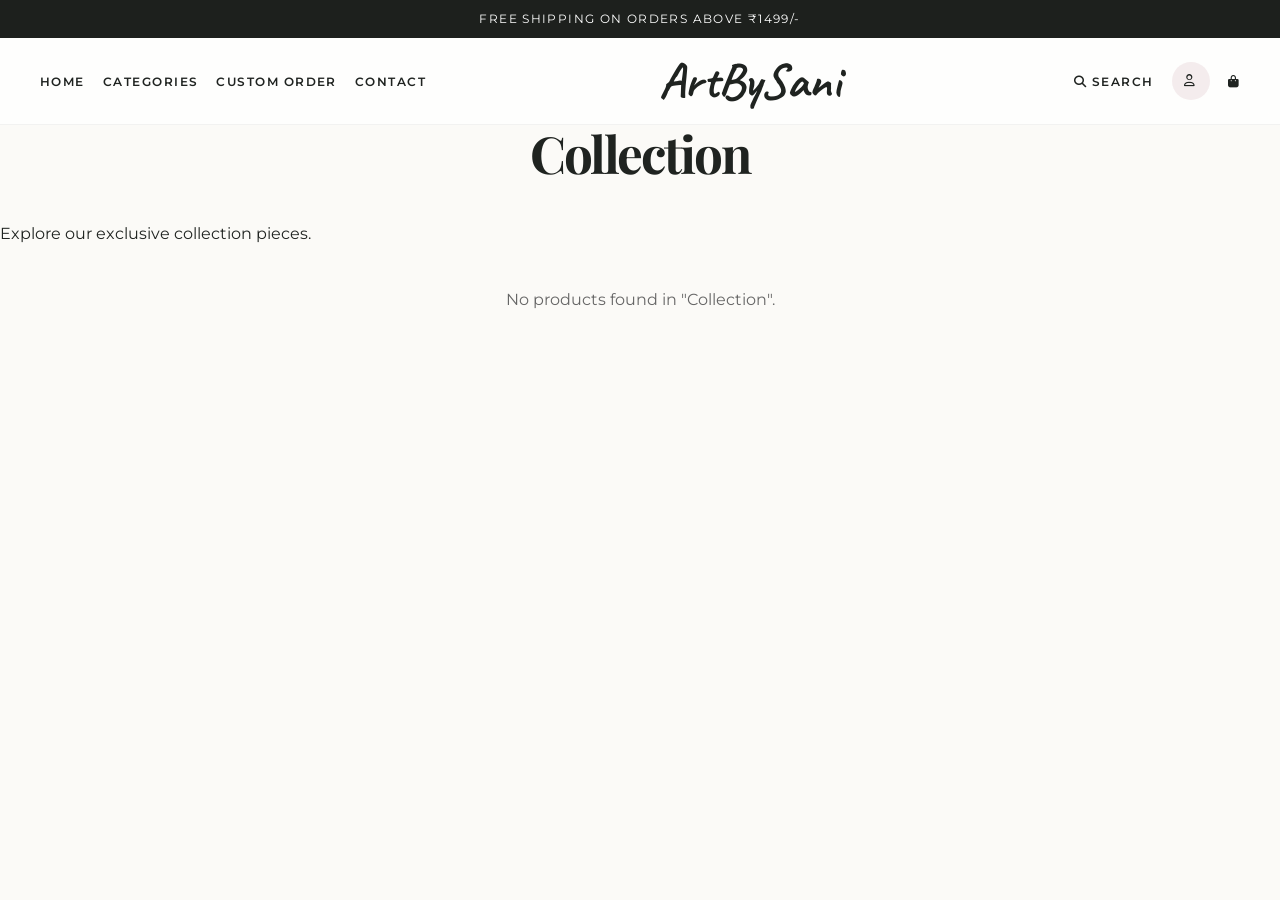
<file: category.html>
<!DOCTYPE html>
<html lang="en">
<head>
    <meta charset="UTF-8">
    <meta name="viewport" content="width=device-width, initial-scale=1.0">
    <title>Category - ArtBySani</title>
    <link rel="preconnect" href="https://fonts.googleapis.com">
    <link rel="preconnect" href="https://fonts.gstatic.com" crossorigin>
    <link href="https://fonts.googleapis.com/css2?family=Caveat:wght@400;700&family=Montserrat:wght@300;400;500;600;700&family=Playfair+Display:wght@400;500;600;700;800&display=swap" rel="stylesheet">
    <link rel="stylesheet" href="style.css">
    <link rel="stylesheet" href="https://cdnjs.cloudflare.com/ajax/libs/font-awesome/6.4.0/css/all.min.css">
</head>
<body>
    <div class="announcement-bar">Free Shipping on Orders Above ₹1499/-</div>

    <nav class="navbar">
        <div class="nav-left">
            <button type="button" id="menuToggle" class="menu-toggle" aria-label="Toggle navigation" aria-expanded="false">
                <i class="fas fa-bars"></i>
            </button>
            <a href="index.html" class="nav-link">HOME</a>
            <a href="index.html#categories-section" class="nav-link">CATEGORIES</a>
            <a href="#" id="customOrderTrigger" class="nav-link">CUSTOM ORDER</a>
            <a href="#" id="contactTrigger" class="nav-link">CONTACT</a>
        </div>

        <div class="logo">ArtBySani</div>

        <div class="nav-right">
            <a href="#" id="searchTrigger"><i class="fas fa-search"></i> SEARCH</a>
            <a href="#" id="profileIconLink" class="profile-trigger" aria-expanded="false" aria-haspopup="true"><i class="far fa-user"></i></a>
            <a href="#" id="cartTrigger" class="cart-link">
                <i class="fas fa-shopping-bag"></i>
                <span id="cartBadge" class="cart-badge">0</span>
            </a>
        </div>
    </nav>

    <div id="profileMenu" class="profile-dropdown" role="menu" aria-label="Account menu">
        <button type="button" class="profile-option" data-target="login.html">Customer Login</button>
        <button type="button" class="profile-option" data-target="admin-login.html">Admin Login</button>
    </div>

    <div id="mobileNav" class="mobile-nav-panel" aria-label="Mobile navigation">
        <a href="index.html">Home</a>
        <a href="index.html#categories-section">Categories</a>
        <a href="#" id="mobileCustomOrderTrigger">Custom Order</a>
        <a href="#" id="mobileContactTrigger">Contact</a>
    </div>

    <main class="category-page">
        <div class="page-header">
            <h1 id="category-title" class="section-heading">Collection</h1>
            <p>Explore our exclusive collection pieces.</p>
        </div>

        <div id="product-grid" class="grid"></div>
    </main>

    <div id="cartOverlay" class="overlay-container">
        <div class="cart-drawer">
            <div class="cart-header">
                <h2>Your Shopping Bag</h2>
                <span id="closeCart" class="close-btn">&times;</span>
            </div>
            <div class="cart-body">
                <p class="empty-cart-text">Your shopping bag is currently empty.</p>
            </div>
            <div class="cart-subtotal">
                <span>Subtotal</span>
                <span id="cartSubtotal">₹0</span>
            </div>
            <div id="cartNotice" class="cart-notice" aria-live="polite"></div>
            <div class="cart-footer">
                <button class="cart-order-btn whatsapp-order-btn" type="button" onclick="orderViaWhatsApp()"><i class="fab fa-whatsapp"></i> Order via WhatsApp</button>
                <button class="cart-order-btn instagram-order-btn" type="button" onclick="orderViaInstagram()"><i class="fab fa-instagram"></i> Order via Instagram</button>
            </div>
        </div>
    </div>

    <div id="searchOverlay" class="overlay-container">
        <div class="overlay-content">
            <span id="closeSearch" class="close-btn">&times;</span>
            <h2>Search ArtBySani</h2>
            <div class="search-box-wrapper">
                <input type="text" id="searchInput" placeholder="Search for custom calligraphies, art, etc...">
                <button><i class="fas fa-search"></i></button>
            </div>
        </div>
    </div>

    <div id="customOrderOverlay" class="overlay-container">
        <div class="overlay-content" style="max-width: 500px; background: #fff; padding: 30px; border-radius: 8px; position: relative;">
            <span id="closeCustomOrder" class="close-btn" style="position: absolute; top: 15px; right: 20px; font-size: 24px; cursor: pointer;">&times;</span>
            <h2>Request a Custom Order</h2>
            <p style="color: #666; margin-bottom: 20px;">Have a special quote, custom portrait, or handwritten project in mind? Let us bring it to life.</p>
            <form id="customOrderForm" style="display: flex; flex-direction: column; gap: 15px;">
                <input type="text" placeholder="Your Name" required style="padding: 12px; border: 1px solid #ccc; border-radius: 4px;">
                <input type="email" placeholder="Your Email" required style="padding: 12px; border: 1px solid #ccc; border-radius: 4px;">
                <input type="tel" placeholder="Contact Number" required style="padding: 12px; border: 1px solid #ccc; border-radius: 4px;">
                <textarea placeholder="Describe your custom design, text, and preferred size..." rows="4" required style="padding: 12px; border: 1px solid #ccc; border-radius: 4px;"></textarea>
                <button type="submit" class="auth-btn" style="padding: 12px; background: #111; color: #fff; border: none; cursor: pointer; border-radius: 4px;">Submit Custom Request</button>
            </form>
        </div>
    </div>

    <div id="contactOverlay" class="overlay-container">
        <div class="overlay-content contact-modal" style="position: relative; text-align: center;">
            <span id="closeContact" class="close-btn" style="position: absolute; top: 15px; right: 20px; font-size: 24px; cursor: pointer;">&times;</span>
            <h2>Get in Touch</h2>
            <p>Choose how you would like to connect with us:</p>
            <div class="contact-actions">
                <a href="https://wa.me/919481319207?text=Hi%20ArtBySani,%20I%20would%20like%20to%20know%20more%20about%20your%20art." target="_blank" class="contact-btn whatsapp-btn"><i class="fab fa-whatsapp"></i> Chat on WhatsApp</a>
                <a href="https://www.instagram.com/artbysani._?igsh=dHNyanJueHcxb2Vt" target="_blank" class="contact-btn instagram-btn"><i class="fab fa-instagram"></i> Message on Instagram</a>
            </div>
        </div>
    </div>

    <script src="script.js"></script>
    <script>
        window.addEventListener('DOMContentLoaded', () => {
            const params = new URLSearchParams(window.location.search);
            const categoryName = params.get('cat') || 'Collection';
            document.getElementById('category-title').textContent = categoryName;
            document.title = `${categoryName} - ArtBySani`;

            const productGrid = document.getElementById('product-grid');
            const adminProducts = JSON.parse(localStorage.getItem('adminProducts')) || [];
            const filtered = adminProducts.filter(product => product.category === categoryName);

            if (filtered.length === 0) {
                productGrid.innerHTML = `<p style="text-align: center; color: #666; grid-column: 1 / -1; padding: 40px;">No products found in "${categoryName}".</p>`;
                return;
            }

            productGrid.innerHTML = '';
            filtered.forEach(product => {
                productGrid.innerHTML += `
                    <div class="card">
                        <img src="${product.image}" alt="${product.name}">
                        <div class="card-content">
                            <h3>${product.name}</h3>
                            <p class="price">₹${product.price}</p>
                            <p class="description">${product.description}</p>
                            <button class="buy-now-btn" onclick="window.buyNow('${product.name}', ${product.price}, '${product.image}')">Buy Now</button>
                            <button class="buy-btn" onclick="window.addToCart('${product.name}', ${product.price}, '${product.image}')">Add to Bag</button>
                        </div>
                    </div>
                `;
            });
        });
    </script>
</body>
</html>
</file>
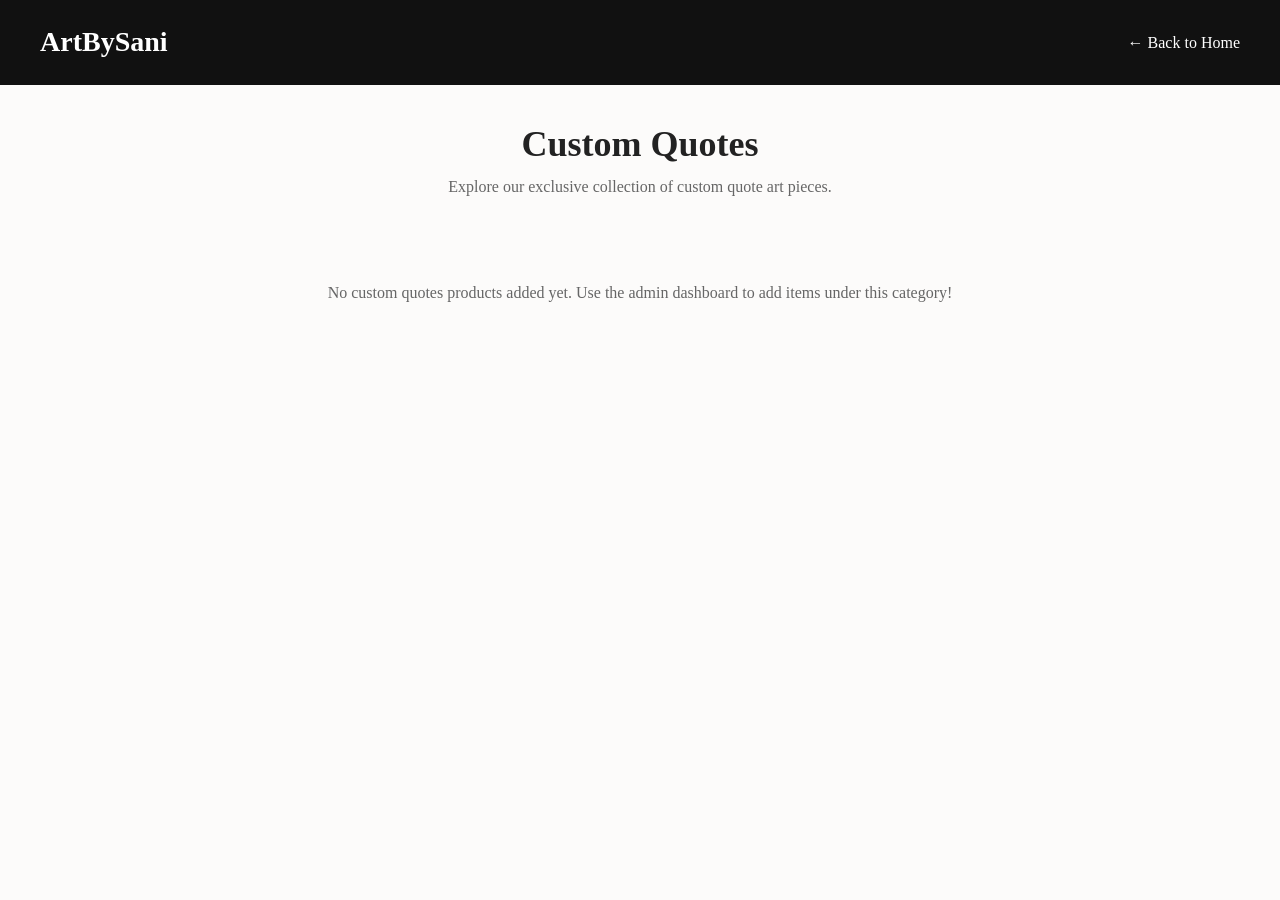
<file: custom-quotes.html>
<!DOCTYPE html>
<html lang="en">
<head>
    <meta charset="UTF-8">
    <meta name="viewport" content="width=device-width, initial-scale=1.0">
    <title>Custom Quotes - ArtBySani</title>
    <link rel="stylesheet" href="style.css">
    <style>
        /* Apply Times New Roman globally to the entire page */
        body {
            background: #fcfbfa;
            margin: 0;
            font-family: 'Times New Roman', Times, serif;
        }
        header {
            background: #111;
            color: #fff;
            padding: 20px 40px;
            display: flex;
            justify-content: space-between;
            align-items: center;
            font-family: 'Times New Roman', Times, serif;
        }
        .brand-title {
            font-size: 28px;
            font-weight: bold;
            text-decoration: none;
            color: #fff;
            font-family: 'Times New Roman', Times, serif;
        }
        .page-header {
            text-align: center;
            padding: 40px 20px 20px;
        }
        .page-header h1 {
            font-size: 36px;
            color: #222;
            margin-bottom: 10px;
            font-family: 'Times New Roman', Times, serif;
        }
        #product-grid {
            display: grid;
            grid-template-columns: repeat(auto-fill, minmax(250px, 1fr));
            gap: 30px;
            padding: 20px 5% 60px;
        }
        .card {
            background: #fff;
            border-radius: 6px;
            overflow: hidden;
            box-shadow: 0 2px 5px rgba(0,0,0,0.05);
            display: flex;
            flex-direction: column;
            font-family: 'Times New Roman', Times, serif;
        }
        .card img {
            width: 100%;
            height: 220px;
            object-fit: cover;
        }
        .card-content {
            padding: 15px;
            display: flex;
            flex-direction: column;
            gap: 8px;
        }
        .card-content h3, .card-content p {
            font-family: 'Times New Roman', Times, serif;
        }
        .price {
            color: #27ae60;
            font-weight: bold;
            font-size: 18px;
            font-family: 'Times New Roman', Times, serif;
        }
        .buy-btn {
            background: #d81b60;
            color: #fff;
            border: none;
            padding: 10px;
            cursor: pointer;
            border-radius: 4px;
            font-weight: bold;
            font-family: 'Times New Roman', Times, serif;
        }
        .back-link {
            display: inline-block;
            margin: 20px 40px;
            color: #111;
            text-decoration: none;
            font-weight: bold;
            font-family: 'Times New Roman', Times, serif;
        }
    </style>
</head>
<body>

    <header>
        <a href="index.html" class="brand-title">ArtBySani</a>
        <a href="index.html" style="color: #fff; text-decoration: none;">&larr; Back to Home</a>
    </header>

    <div class="page-header">
        <h1>Custom Quotes</h1>
        <p style="color: #666;">Explore our exclusive collection of custom quote art pieces.</p>
    </div>

    <!-- Filtered Products Grid -->
    <div id="product-grid"></div>

    <script>
        window.addEventListener('DOMContentLoaded', () => {
            const productGrid = document.getElementById('product-grid');
            const adminProducts = JSON.parse(localStorage.getItem('adminProducts')) || [];

            // Filter products specifically for "Custom Quotes"
            const filtered = adminProducts.filter(product => product.category === 'Custom Quotes');

            if (filtered.length === 0) {
                productGrid.innerHTML = `<p style="text-align: center; color: #666; grid-column: 1 / -1; padding: 40px;">No custom quotes products added yet. Use the admin dashboard to add items under this category!</p>`;
                return;
            }

            productGrid.innerHTML = '';
            filtered.forEach(product => {
                productGrid.innerHTML += `
                    <div class="card">
                        <img src="${product.image}" alt="${product.name}">
                        <div class="card-content">
                            <h3>${product.name}</h3>
                            <p class="price">₹${product.price}</p>
                            <p class="description" style="color: #555; font-size: 14px; margin: 0;">${product.description}</p>
                            <button class="buy-btn" onclick="alert('Added to bag!')">Add to Bag</button>
                        </div>
                    </div>
                `;
            });
        });
    </script>
</body>
</html>
</file>
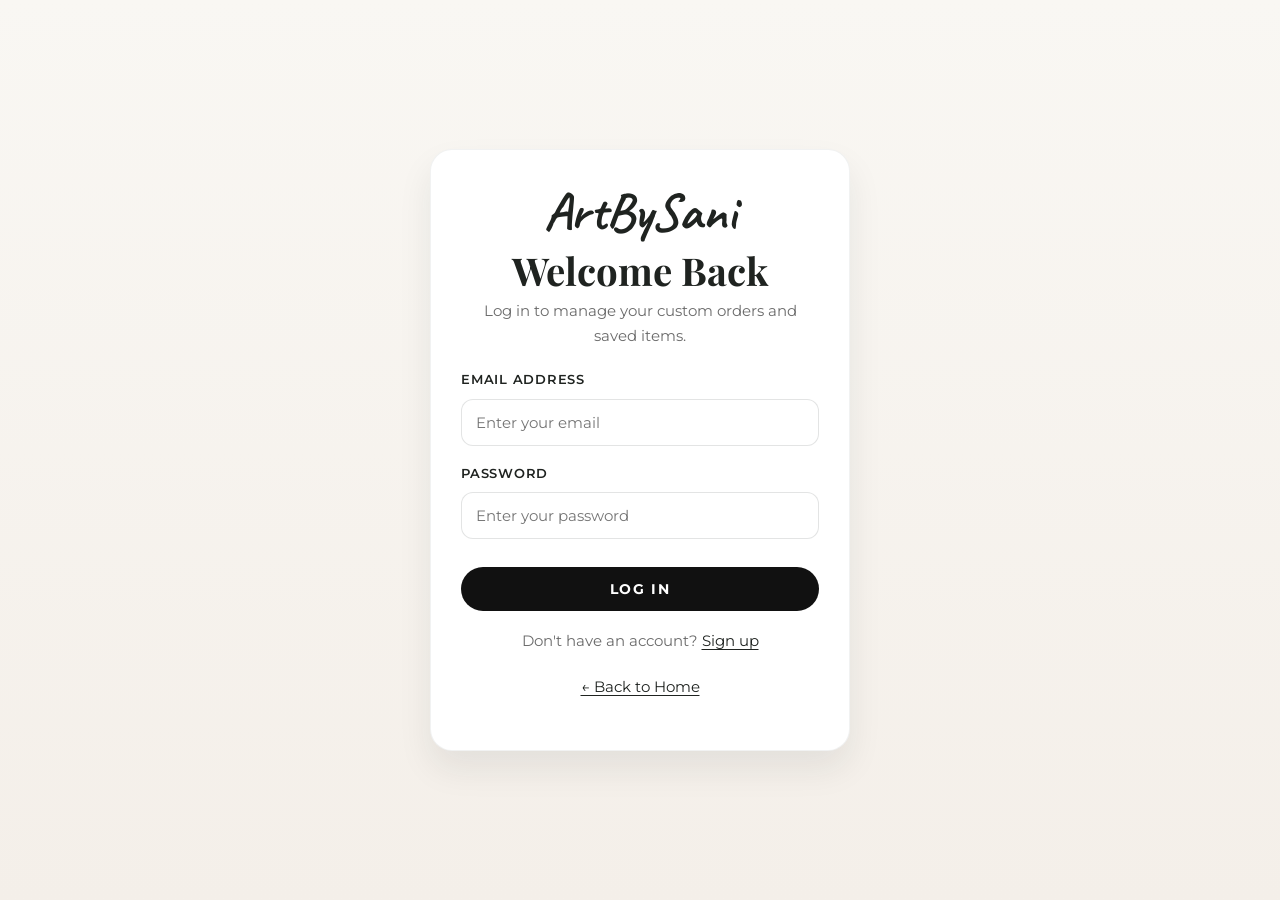
<file: login.html>
<!DOCTYPE html>
<html lang="en">
<head>
    <meta charset="UTF-8">
    <meta name="viewport" content="width=device-width, initial-scale=1.0">
    <title>Login - ArtBySani</title>
    <link rel="stylesheet" href="style.css">
    <link rel="preconnect" href="https://fonts.googleapis.com">
    <link rel="preconnect" href="https://fonts.gstatic.com" crossorigin>
    <link href="https://fonts.googleapis.com/css2?family=Caveat:wght@600;700&family=Montserrat:wght@300;400;500;600;700&family=Playfair+Display:wght@600;700&display=swap" rel="stylesheet">
    <link rel="stylesheet" href="https://cdnjs.cloudflare.com/ajax/libs/font-awesome/6.4.0/css/all.min.css">
</head>
<body class="auth-body">

    <div class="auth-container">
        <a href="index.html" class="logo">ArtBySani</a>
        <h2>Welcome Back</h2>
        <p>Log in to manage your custom orders and saved items.</p>

        <div id="errorMsg" class="error-message"></div>

        <form id="loginForm" class="auth-form">
            <div class="input-group">
                <label for="loginEmail">Email Address</label>
                <input type="email" id="loginEmail" placeholder="Enter your email" required>
            </div>
            <div class="input-group">
                <label for="loginPassword">Password</label>
                <input type="password" id="loginPassword" placeholder="Enter your password" required>
            </div>
            <button type="submit" class="auth-btn">LOG IN</button>
        </form>

        <p class="auth-redirect">Don't have an account? <a href="signup.html">Sign up</a></p>
        <p class="back-home"><a href="index.html">&larr; Back to Home</a></p>
    </div>

    <script>
        document.getElementById('loginForm').addEventListener('submit', function(e) {
            e.preventDefault();
            const inputEmail = document.getElementById('loginEmail').value;
            const inputPass = document.getElementById('loginPassword').value;

            const savedEmail = localStorage.getItem('userEmail');
            const savedPass = localStorage.getItem('userPassword');
            const errorDiv = document.getElementById('errorMsg');

            if (!savedEmail || inputEmail !== savedEmail || inputPass !== savedPass) {
                errorDiv.style.display = 'block';
                errorDiv.innerText = 'No account found with these credentials. Please sign up first.';
            } else {
                localStorage.setItem('isLoggedIn', 'true');
                alert('Login successful!');
                window.location.href = 'profile.html';
            }
        });
    </script>
</body>
</html>
</file>
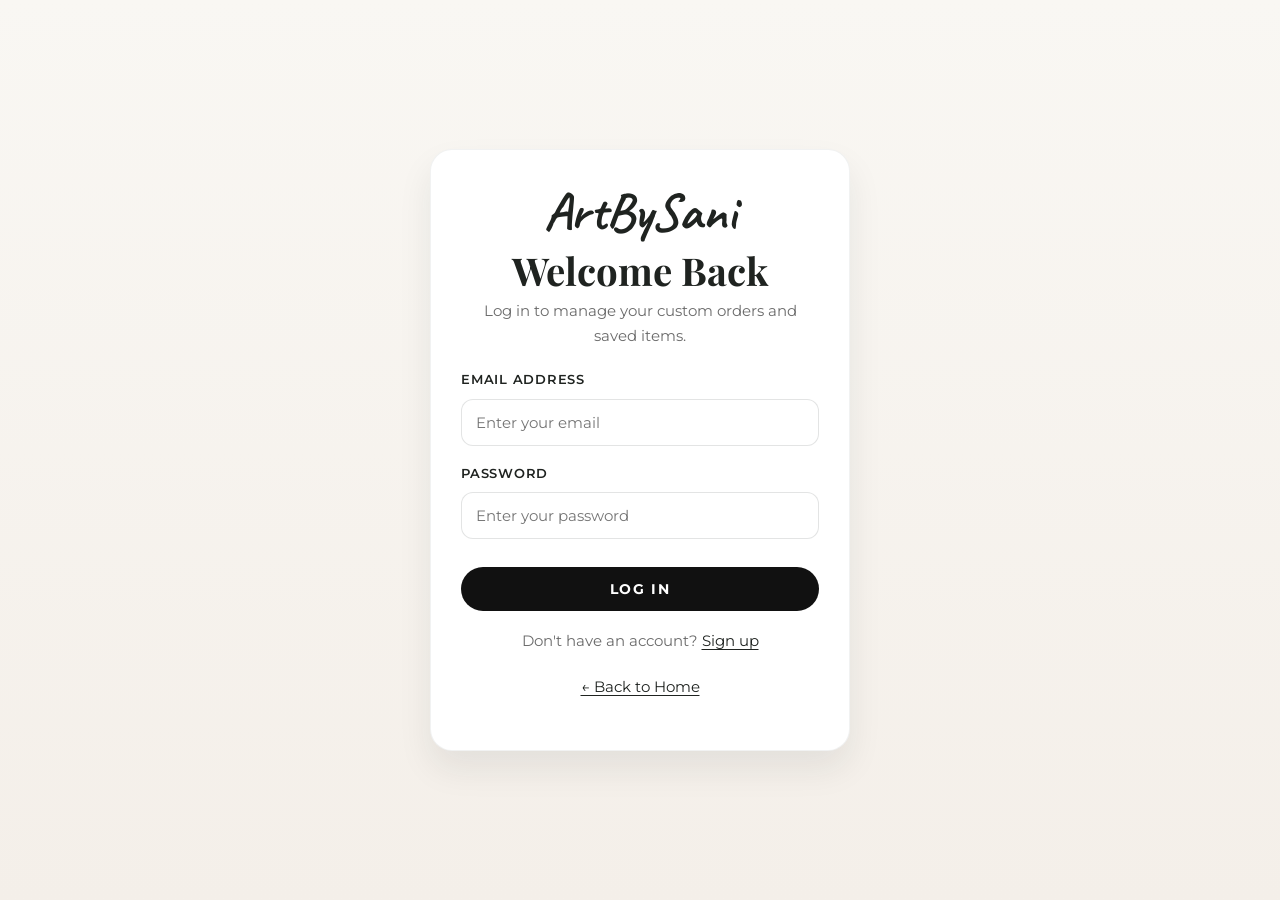
<file: profile.html>
<!DOCTYPE html>
<html lang="en">
<head>
    <meta charset="UTF-8">
    <meta name="viewport" content="width=device-width, initial-scale=1.0">
    <title>Account - ArtBySani</title>
    <link rel="stylesheet" href="style.css">
    <link rel="preconnect" href="https://fonts.googleapis.com">
    <link rel="preconnect" href="https://fonts.gstatic.com" crossorigin>
    <link href="https://fonts.googleapis.com/css2?family=Caveat:wght@600&family=Montserrat:wght@300;400;500;600&display=swap" rel="stylesheet">
    <link rel="stylesheet" href="https://cdnjs.cloudflare.com/ajax/libs/font-awesome/6.4.0/css/all.min.css">
</head>
<body>

    <!-- Main Navigation Bar -->
    <nav class="navbar">
        <div class="nav-left">
            <a href="#"><i class="fas fa-bars"></i></a>
            <a href="index.html" class="nav-link">HOME</a>
            <a href="index.html" class="nav-link">SHOP</a>
            <a href="index.html" class="nav-link">CATEGORIES</a>
            <a href="index.html" class="nav-link">CUSTOM ORDER</a>
            <a href="index.html" class="nav-link">CONTACT</a>
        </div>
        
        <div class="logo">
            ARTBYSANI
        </div>

        <div class="nav-right">
            <a href="#"><i class="fas fa-search"></i> SEARCH</a>
            <a href="profile.html"><i class="far fa-user"></i></a>
            <a href="#"><i class="fas fa-shopping-bag"></i></a>
        </div>
    </nav>

    <!-- Account Dashboard Section -->
    <main class="account-container">
        <h1>Account</h1>
        <p class="logout-row">
            <i class="far fa-user"></i> <a href="#" id="logoutBtn">Log out</a>
        </p>

        <div class="account-grid">
            <!-- Left Column: Order History -->
            <div class="order-history-section">
                <h2>Order history</h2>
                <p class="no-orders">You haven't placed any orders yet.</p>
            </div>

            <!-- Right Column: Account Details -->
            <div class="account-details-section">
                <h2>Account details</h2>
                <p id="userEmailDisplay" class="user-email-text"></p>
                <p>India</p>
                <a href="#" class="view-address-link">View addresses (1)</a>
            </div>
        </div>
    </main>

    <!-- Footer -->
    <footer>
        <p>2026 ArtBySani.</p>
    </footer>

    <script>
        // Check if user is logged in
        const savedEmail = localStorage.getItem('userEmail');
        const isLoggedIn = localStorage.getItem('isLoggedIn');
        
        if (!savedEmail || isLoggedIn !== 'true') {
            window.location.href = 'login.html'; // Redirect to login if not authenticated
        } else {
            document.getElementById('userEmailDisplay').innerText = savedEmail;
        }

        // Logout action
        document.getElementById('logoutBtn').addEventListener('click', function(e) {
            e.preventDefault();
            localStorage.removeItem('isLoggedIn');
            alert('Logged out successfully.');
            window.location.href = 'index.html';
        });
    </script>
</body>
</html>
</file>
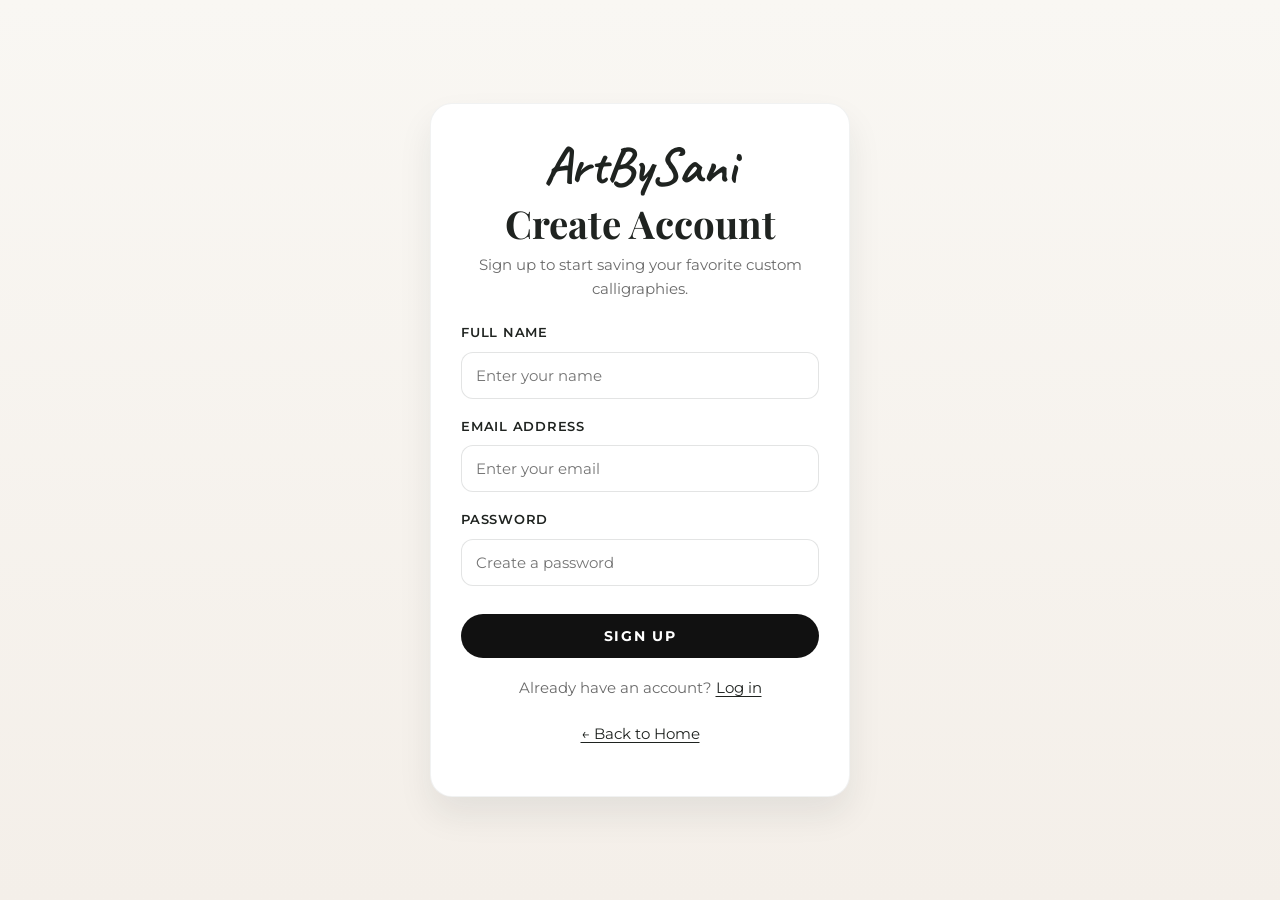
<file: signup.html>
<!DOCTYPE html>
<html lang="en">
<head>
    <meta charset="UTF-8">
    <meta name="viewport" content="width=device-width, initial-scale=1.0">
    <title>Sign Up - ArtBySani</title>
    <link rel="stylesheet" href="style.css">
    <link rel="preconnect" href="https://fonts.googleapis.com">
    <link rel="preconnect" href="https://fonts.gstatic.com" crossorigin>
    <link href="https://fonts.googleapis.com/css2?family=Caveat:wght@600;700&family=Montserrat:wght@300;400;500;600;700&family=Playfair+Display:wght@600;700&display=swap" rel="stylesheet">
    <link rel="stylesheet" href="https://cdnjs.cloudflare.com/ajax/libs/font-awesome/6.4.0/css/all.min.css">
</head>
<body class="auth-body">

    <div class="auth-container">
        <a href="index.html" class="logo">ArtBySani</a>
        <h2>Create Account</h2>
        <p>Sign up to start saving your favorite custom calligraphies.</p>

        <form id="signupForm" class="auth-form">
            <div class="input-group">
                <label for="signupName">Full Name</label>
                <input type="text" id="signupName" placeholder="Enter your name" required>
            </div>
            <div class="input-group">
                <label for="signupEmail">Email Address</label>
                <input type="email" id="signupEmail" placeholder="Enter your email" required>
            </div>
            <div class="input-group">
                <label for="signupPassword">Password</label>
                <input type="password" id="signupPassword" placeholder="Create a password" required>
            </div>
            <button type="submit" class="auth-btn">SIGN UP</button>
        </form>

        <p class="auth-redirect">Already have an account? <a href="login.html">Log in</a></p>
        <p class="back-home"><a href="index.html">&larr; Back to Home</a></p>
    </div>

    <script>
        document.getElementById('signupForm').addEventListener('submit', function(e) {
            e.preventDefault();
            const email = document.getElementById('signupEmail').value;
            const password = document.getElementById('signupPassword').value;

            localStorage.setItem('userEmail', email);
            localStorage.setItem('userPassword', password);

            alert('Account created successfully! Please log in.');
            window.location.href = 'login.html';
        });
    </script>
</body>
</html>
</file>
<file: style.css>
:root {
    --bg: #fefefe;
    --bg-soft: #fbfaf7;
    --sage: #5f7a5f;
    --sage-deep: #3a4a3a;
    --accent-text: #7b1e3a;
    --text: #1f2320;
    --muted: #6b6b6b;
    --lavender: #ede9fe;
    --lavender-text: #7c3aed;
    --white: #ffffff;
    --shadow: 0 22px 45px rgba(31, 35, 32, 0.08);
    --soft-shadow: 0 12px 30px rgba(31, 35, 32, 0.06);
}

* {
    margin: 0;
    padding: 0;
    box-sizing: border-box;
}

html {
    scroll-behavior: smooth;
}

#categories-section {
    scroll-margin-top: 110px;
}

body {
    background: var(--bg-soft);
    color: var(--text);
    font-family: 'Montserrat', sans-serif;
    line-height: 1.6;
}

a {
    text-decoration: none;
    color: inherit;
}

img {
    display: block;
    width: 100%;
}

button, input, textarea {
    font-family: inherit;
}

h1, h2, h3, h4, h5, h6 {
    font-family: 'Playfair Display', serif;
    color: var(--text);
    line-height: 1.1;
}

.logo {
    font-family: 'Caveat', cursive !important;
    font-size: 3.1rem;
    font-weight: 700;
    color: var(--text);
    line-height: 1;
}

.announcement-bar {
    background-color: #1d201d;
    color: #fff;
    text-align: center;
    padding: 10px 20px;
    font-size: 0.72rem;
    letter-spacing: 0.12em;
    text-transform: uppercase;
}

.navbar {
    display: flex;
    align-items: center;
    justify-content: space-between;
    gap: 20px;
    padding: 18px 40px;
    background: rgba(255, 255, 255, 0.72);
    backdrop-filter: blur(8px);
    border-bottom: 1px solid rgba(31, 35, 32, 0.05);
    position: sticky;
    top: 0;
    z-index: 50;
}

.nav-left, .nav-right {
    display: flex;
    align-items: center;
    gap: 18px;
    min-width: 0;
}

.nav-left a, .nav-right a {
    color: var(--text);
    font-size: 0.76rem;
    font-weight: 600;
    letter-spacing: 0.12em;
    text-transform: uppercase;
    transition: opacity 0.2s ease;
}

.nav-left a:hover, .nav-right a:hover {
    opacity: 0.7;
}

.nav-right {
    justify-content: flex-end;
}

.profile-trigger {
    position: relative;
    display: inline-flex;
    align-items: center;
    justify-content: center;
    width: 38px;
    height: 38px;
    border-radius: 50%;
    background: rgba(123, 30, 58, 0.08);
}

.profile-dropdown {
    position: fixed;
    top: 80px;
    right: 68px;
    background: #fff;
    border: 1px solid rgba(31, 35, 32, 0.08);
    border-radius: 16px;
    box-shadow: 0 18px 42px rgba(31, 35, 32, 0.12);
    min-width: 210px;
    padding: 10px;
    display: none;
    flex-direction: column;
    gap: 8px;
    z-index: 120;
}

.profile-dropdown.show {
    display: flex;
}

.profile-option {
    border: none;
    background: transparent;
    color: var(--text);
    text-align: left;
    padding: 12px 14px;
    border-radius: 10px;
    font-size: 0.82rem;
    font-weight: 600;
    letter-spacing: 0.06em;
    text-transform: uppercase;
    cursor: pointer;
    transition: background 0.2s ease, color 0.2s ease;
}

.profile-option:hover {
    background: rgba(123, 30, 58, 0.08);
    color: var(--accent-text);
}

.hero {
    position: relative;
    padding: 60px 20px 90px;
    background:
        linear-gradient(180deg, rgba(255,255,255,0.4) 0%, rgba(251,250,247,0.9) 100%),
        url('images/background.jpg') center/cover no-repeat;
}

.hero-inner {
    max-width: 1220px;
    margin: 0 auto;
    display: grid;
    grid-template-columns: 1.1fr 1fr;
    align-items: center;
    gap: 40px;
}

.hero-copy {
    padding-left: 20px;
}

.eyebrow {
    display: inline-block;
    margin-bottom: 20px;
    color: var(--accent-text);
    font-size: 0.75rem;
    font-weight: 700;
    letter-spacing: 0.18em;
    text-transform: uppercase;
}

.hero h1 {
    font-size: clamp(3rem, 5vw, 6rem);
    font-weight: 700;
    letter-spacing: -0.05em;
    margin-bottom: 18px;
    color: var(--text);
}

.script-font {
    display: inline-block;
    font-family: 'Caveat', cursive;
    font-size: 0.92em;
    line-height: 0.85;
    font-weight: 700;
    color: var(--accent-text);
    margin: 0 0.1em;
    transform: translateY(-0.06em);
}

.hero-subtitle {
    max-width: 540px;
    font-size: 1.08rem;
    color: var(--muted);
    margin-bottom: 28px;
}

.hero-actions {
    display: flex;
    flex-wrap: wrap;
    align-items: center;
    gap: 18px;
    margin-bottom: 18px;
}

.primary-btn,
.secondary-btn {
    display: inline-flex;
    align-items: center;
    justify-content: center;
    gap: 10px;
    padding: 16px 28px;
    border-radius: 999px;
    font-size: 0.78rem;
    font-weight: 700;
    letter-spacing: 0.12em;
    text-transform: uppercase;
    transition: all 0.2s ease;
}

.primary-btn {
    background: #7b1e3a;
    color: var(--white);
    box-shadow: 0 14px 30px rgba(123, 30, 58, 0.24);
}

.primary-btn:hover {
    background: #60172f;
    transform: translateY(-1px);
}

.secondary-btn {
    border: 1.5px solid rgba(95, 122, 95, 0.8);
    background: rgba(255,255,255,0.35);
    color: var(--text);
}

.secondary-btn:hover {
    background: rgba(95, 122, 95, 0.04);
}

.hero-note {
    display: inline-flex;
    align-items: center;
    gap: 10px;
    color: var(--muted);
    font-size: 0.88rem;
    font-weight: 600;
}

.hero-note i {
    color: var(--sage);
}

.hero-visual {
    position: relative;
    min-height: 560px;
    display: flex;
    align-items: center;
    justify-content: center;
}

.hero-image-card {
    position: relative;
    width: min(100%, 430px);
    border-radius: 30px;
    overflow: hidden;
    box-shadow: var(--shadow);
    border: 10px solid rgba(255,255,255,0.85);
    background: var(--white);
}

.hero-image-card img {
    height: 560px;
    object-fit: cover;
}

.floating-badge {
    position: absolute;
    z-index: 2;
    background: var(--lavender);
    color: var(--lavender-text);
    border-radius: 999px;
    padding: 0.56rem 0.9rem;
    font-size: 0.68rem;
    font-weight: 700;
    letter-spacing: 0.05em;
    text-transform: uppercase;
    box-shadow: 0 10px 25px rgba(124, 58, 173, 0.12);
}

.badge-one { top: 18%; left: 4%; }
.badge-two { top: 10%; right: 8%; }
.badge-three { bottom: 18%; left: 10%; }
.badge-four { bottom: 8%; right: 12%; }
.badge-five { top: 42%; left: -2%; }
.badge-six { top: 52%; right: -2%; }

.category-links {
    max-width: 1220px;
    margin: 0 auto 30px;
    padding: 20px 20px 0;
    display: flex;
    justify-content: center;
    align-items: center;
    flex-wrap: wrap;
    gap: 16px;
}

.cat-item {
    display: inline-flex;
    align-items: center;
    gap: 10px;
    padding: 14px 22px;
    border-radius: 999px;
    border: 1px solid rgba(31, 35, 32, 0.12);
    background: rgba(255,255,255,0.5);
    color: var(--text);
    font-family: 'Playfair Display', serif;
    font-size: 1.2rem;
    font-style: italic;
    transition: transform 0.2s ease, border-color 0.2s ease;
}

.cat-item:hover {
    transform: translateY(-1px);
    border-color: rgba(95, 122, 95, 0.6);
}

.cat-item span {
    font-family: 'Montserrat', sans-serif;
    font-style: normal;
    font-size: 1.2rem;
    font-weight: 700;
}

.gallery-section {
    position: relative;
    padding: 110px 20px 60px;
    background: linear-gradient(180deg, rgba(255,255,255,0.5), rgba(251,250,247,0.96));
    overflow: hidden;
}

.section-heading {
    text-align: center;
    margin-bottom: 40px;
    font-size: clamp(2.4rem, 4vw, 3.6rem);
    font-weight: 700;
    letter-spacing: -0.04em;
    color: var(--text);
}

.accent {
    color: var(--accent-text);
}

.gallery-wrap {
    position: relative;
    max-width: 1180px;
    margin: 0 auto;
    min-height: 650px;
}

.gallery-watermark {
    position: absolute;
    inset: 20px 0 auto 0;
    text-align: center;
    font-family: 'Playfair Display', serif;
    font-size: clamp(8rem, 18vw, 23rem);
    font-weight: 800;
    letter-spacing: -0.08em;
    line-height: 0.9;
    color: rgba(31, 35, 32, 0.04);
    z-index: 0;
    user-select: none;
}

.polaroid {
    position: absolute;
    z-index: 1;
    width: 260px;
    background: var(--white);
    border: 12px solid var(--white);
    border-bottom-width: 42px;
    box-shadow: 0 16px 35px rgba(31, 35, 32, 0.12);
    padding-bottom: 0;
}

.polaroid img {
    height: 260px;
    object-fit: cover;
    background: #f0f0f0;
}

.polaroid span {
    display: block;
    margin-top: 10px;
    margin-bottom: -30px;
    font-size: 0.72rem;
    letter-spacing: 0.16em;
    text-transform: uppercase;
    color: rgba(31, 35, 32, 0.7);
    font-weight: 600;
    text-align: center;
}

.polaroid-one { top: 80px; left: 10%; transform: rotate(-4deg); }
.polaroid-two { top: 110px; left: 33%; transform: rotate(3deg); }
.polaroid-three { top: 50px; right: 18%; transform: rotate(-2deg); }
.polaroid-four { bottom: 20px; left: 28%; transform: rotate(4deg); }
.polaroid-five { bottom: 30px; right: 12%; transform: rotate(-3deg); }

.testimonial-section {
    background: var(--white);
    padding: 100px 20px;
}

.testimonial-block {
    max-width: 760px;
    margin: 0 auto;
    text-align: center;
}

.quote-mark {
    font-family: 'Playfair Display', serif;
    font-size: 8rem;
    line-height: 0.6;
    color: rgba(123, 30, 58, 0.9);
    margin-bottom: 10px;
}

.testimonial-block p {
    font-family: 'Playfair Display', serif;
    font-size: clamp(1.5rem, 2vw, 2.2rem);
    line-height: 1.6;
    color: var(--text);
    letter-spacing: -0.03em;
}

.attribution {
    margin-top: 18px;
    color: var(--muted);
    font-size: 0.9rem;
    letter-spacing: 0.04em;
}

.container {
    max-width: 1180px;
    margin: 0 auto;
    padding: 20px 20px 80px;
}

.grid {
    display: grid;
    grid-template-columns: repeat(auto-fit, minmax(260px, 1fr));
    gap: 28px;
    width: 100%;
    max-width: 1180px;
    margin: 0 auto;
}

.card {
    background: var(--white);
    border-radius: 22px;
    overflow: hidden;
    box-shadow: var(--soft-shadow);
    border: 1px solid rgba(31, 35, 32, 0.06);
    width: 100%;
    max-width: 360px;
    margin: 0 auto;
    transition: transform 0.2s ease, box-shadow 0.2s ease;
}

.card:hover {
    transform: translateY(-4px);
    box-shadow: 0 18px 36px rgba(31, 35, 32, 0.12);
}

.card img {
    width: 100%;
    height: 240px;
    object-fit: cover;
    display: block;
}

.card-content {
    padding: 22px 20px 24px;
}

.card-content h3 {
    font-size: 1.4rem;
    font-weight: 700;
    margin-bottom: 8px;
}

.price {
    color: var(--accent-text);
    font-weight: 700;
    font-size: 1.05rem;
    margin-bottom: 8px;
}

.description {
    color: var(--muted);
    font-size: 0.92rem;
    margin-bottom: 20px;
}

.buy-now-btn,
.buy-btn {
    display: inline-flex;
    align-items: center;
    justify-content: center;
    width: 100%;
    padding: 12px 18px;
    border: none;
    border-radius: 999px;
    font-weight: 700;
    letter-spacing: 0.08em;
    text-transform: uppercase;
    cursor: pointer;
    transition: background 0.2s ease;
}

.buy-now-btn {
    background: var(--accent-text);
    color: var(--white);
    margin-bottom: 10px;
}

.buy-btn {
    background: var(--sage);
    color: var(--white);
}

        background: var(--white);
        padding: 80px 20px;
}

.buy-btn:hover {
    background: #4f6a4f;
}

.site-footer {
    background: #4a1420;
    color: rgba(255,255,255,0.85);
    padding: 80px 20px 60px;
}

.footer-inner {
    max-width: 1180px;
    margin: 0 auto;
    display: flex;
    justify-content: space-between;
    align-items: flex-start;
    gap: 70px;
}

.brand-block {
    flex: 1.2;
}

.footer-logo {
    color: #f5f3ee;
    font-size: 4.2rem;
    margin-bottom: 8px;
}

.tagline {
    font-size: 0.78rem;
    letter-spacing: 0.16em;
    text-transform: uppercase;
    color: rgba(255,255,255,0.68);
    margin-bottom: 20px;
}

.footer-description {
    max-width: 440px;
    color: rgba(255,255,255,0.7);
    line-height: 1.8;
}

.footer-links {
    flex: 0.8;
    display: flex;
    justify-content: flex-end;
    min-width: 260px;
}

.footer-column {
    display: flex;
    flex-direction: column;
    gap: 10px;
    min-width: 220px;
}

.footer-column h3 {
    color: #f5f3ee;
    font-size: 0.72rem;
    letter-spacing: 0.15em;
    text-transform: uppercase;
    font-family: 'Montserrat', sans-serif;
    margin-bottom: 6px;
}

.footer-column a {
    color: rgba(255,255,255,0.7);
    font-size: 0.95rem;
    line-height: 1.8;
}

.footer-divider {
    max-width: 1180px;
    margin: 36px auto 30px;
    height: 1px;
    background: rgba(255,255,255,0.18);
}

.contact-callout {
    max-width: 1180px;
    margin: 0 auto;
    display: flex;
    align-items: center;
    gap: 18px;
    font-size: clamp(2.4rem, 5vw, 5rem);
    font-weight: 800;
    color: #fff;
    letter-spacing: -0.06em;
    flex-wrap: wrap;
}

.phone-icon {
    display: inline-flex;
    align-items: center;
    justify-content: center;
    width: 54px;
    height: 54px;
    border-radius: 50%;
    background: rgba(255,255,255,0.09);
    font-size: 1.5rem;
}

.contact-callout a {
    color: #fff;
}

.footer-actions {
    max-width: 1180px;
    margin: 26px auto 0;
    display: flex;
    flex-wrap: wrap;
    gap: 18px;
}

.footer-btn {
    min-width: 220px;
    display: inline-flex;
    align-items: center;
    justify-content: center;
    gap: 10px;
    padding: 16px 28px;
    border-radius: 999px;
    font-size: 0.78rem;
    font-weight: 700;
    letter-spacing: 0.12em;
    text-transform: uppercase;
    transition: all 0.2s ease;
}

.footer-btn.whatsapp-btn {
    background: #25D366;
    border: 1px solid #25D366;
    color: #fff;
    box-shadow: 0 14px 30px rgba(37, 211, 102, 0.2);
}

.footer-btn.whatsapp-btn:hover {
    filter: brightness(1.04);
    transform: translateY(-1px);
}

.footer-btn.instagram-btn {
    background: linear-gradient(45deg, #f09433, #e6683c, #dc2743, #cc2366, #bc1888);
    border: 1px solid rgba(255,255,255,0.25);
    color: #fff;
    box-shadow: 0 14px 30px rgba(188, 24, 136, 0.25);
}

.footer-btn.instagram-btn:hover {
    filter: brightness(1.04);
    transform: translateY(-1px);
}

.overlay-container {
    display: none;
    position: fixed;
    inset: 0;
    background: rgba(0, 0, 0, 0.5);
    justify-content: center;
    align-items: center;
    z-index: 1000;
}

.overlay-content {
    background: #fff;
    padding: 40px;
    width: 90%;
    max-width: 600px;
    border-radius: 8px;
    position: relative;
    text-align: center;
}

#contactOverlay .overlay-content {
    max-width: 430px;
    background: linear-gradient(135deg, #fffaf5 0%, #f7e7ec 100%);
    padding: 34px 28px 30px;
    border-radius: 16px;
    box-shadow: 0 22px 50px rgba(74, 20, 32, 0.12);
}

#contactOverlay .overlay-content h2 {
    margin-bottom: 12px;
    font-family: 'Playfair Display', serif;
    font-weight: 700;
    font-size: clamp(2rem, 4vw, 2.6rem);
    position: relative;
    display: inline-block;
}

#contactOverlay .overlay-content h2::before {
    content: "✦";
    display: block;
    font-size: 1rem;
    color: #5f7a5f;
    margin-bottom: 10px;
}

#contactOverlay .overlay-content p {
    color: #6b6b6b;
    margin-bottom: 26px;
}

#contactOverlay .contact-actions {
    display: flex;
    flex-direction: column;
    gap: 16px;
    margin-top: 10px;
}

#contactOverlay .contact-btn {
    display: inline-flex;
/* removed .attribution element (testimonial attribution text removed) */
    align-items: center;
    justify-content: center;
    gap: 10px;
    width: 100%;
    padding: 15px 20px;
    border-radius: 999px;
    color: #fff;
    font-weight: 700;
    text-decoration: none;
    letter-spacing: 0.05em;
    transition: transform 0.2s ease, filter 0.2s ease, brightness 0.2s ease;
}

#contactOverlay .contact-btn:hover {
    transform: translateY(-1px) scale(1.01);
    filter: brightness(1.04);
}

#contactOverlay .whatsapp-btn {
    background: #25D366;
    box-shadow: 0 14px 26px rgba(37, 211, 102, 0.2);
}

#contactOverlay .instagram-btn {
    background: linear-gradient(45deg, #f09433, #e6683c, #dc2743, #cc2366, #bc1888);
    box-shadow: 0 14px 26px rgba(188, 24, 136, 0.18);
}

.overlay-content h2 {
    margin-bottom: 20px;
    font-weight: 500;
}

.search-box-wrapper {
    display: flex;
    border: 1px solid #ccc;
    border-radius: 4px;
    overflow: hidden;
}

.search-box-wrapper input {
    flex: 1;
    padding: 12px;
    border: none;
    outline: none;
    font-size: 1rem;
}

.search-box-wrapper button {
    background: #111;
    color: #fff;
    border: none;
    padding: 0 20px;
    cursor: pointer;
}

.menu-toggle {
    display: none;
    background: transparent;
    border: none;
    font-size: 1.3rem;
    color: #1f2320;
    cursor: pointer;
    padding: 8px;
}

.mobile-nav-panel {
    position: fixed;
    top: 76px;
    left: 16px;
    right: 16px;
    background: rgba(255,255,255,0.98);
    border: 1px solid rgba(31, 35, 32, 0.08);
    border-radius: 18px;
    box-shadow: 0 18px 34px rgba(31, 35, 32, 0.1);
    padding: 14px 16px;
    display: flex;
    flex-direction: column;
    gap: 8px;
    opacity: 0;
    transform: translateY(-12px);
    pointer-events: none;
    transition: all 0.3s ease;
    z-index: 120;
}

.mobile-nav-panel.is-open {
    opacity: 1;
    transform: translateY(0);
    pointer-events: auto;
}

.mobile-nav-panel a {
    color: #1f2320;
    text-decoration: none;
    padding: 10px 12px;
    border-radius: 10px;
    font-size: 0.8rem;
    letter-spacing: 0.1em;
    text-transform: uppercase;
    font-weight: 700;
}

.mobile-nav-panel a:hover {
    background: rgba(123, 30, 58, 0.06);
}

.cart-drawer {
    position: absolute;
    right: 0;
    top: 0;
    height: 100%;
    width: 400px;
    background: #fff;
    box-shadow: -5px 0 15px rgba(0,0,0,0.1);
    display: flex;
    flex-direction: column;
    justify-content: space-between;
    padding: 30px;
}

.cart-header {
    display: flex;
    justify-content: space-between;
    align-items: center;
    border-bottom: 1px solid #eee;
    padding-bottom: 15px;
}

.cart-header h2 {
    font-size: 1.2rem;
    font-weight: 500;
}

.cart-body {
    flex: 1;
    display: flex;
    align-items: center;
    justify-content: center;
}

.cart-notice {
    display: none;
    margin-top: 12px;
    padding: 10px 12px;
    border-radius: 10px;
    background: rgba(95, 122, 95, 0.12);
    color: #234b2b;
    font-size: 0.76rem;
    font-weight: 600;
    letter-spacing: 0.04em;
    text-align: center;
}

.cart-notice.visible {
    display: block;
}

.empty-cart-text {
    color: #666;
    font-size: 0.95rem;
}

.cart-footer {
    display: flex;
    flex-direction: column;
    gap: 12px;
    margin-top: 18px;
}

.cart-order-btn {
    display: inline-flex;
    align-items: center;
    justify-content: center;
    gap: 10px;
    width: 100%;
    padding: 14px 18px;
    border: none;
    border-radius: 999px;
    font-size: 0.78rem;
    font-weight: 700;
    letter-spacing: 0.12em;
    text-transform: uppercase;
    cursor: pointer;
    transition: transform 0.2s ease, filter 0.2s ease;
}

.whatsapp-order-btn {
    background: #25D366;
    color: #fff;
}

.instagram-order-btn {
    background: linear-gradient(45deg, #f09433, #e6683c, #dc2743, #cc2366, #bc1888);
    color: #fff;
}

.cart-order-btn:hover {
    transform: translateY(-1px);
    filter: brightness(1.04);
}

.close-btn {
    font-size: 1.8rem;
    cursor: pointer;
    color: #111;
}

.auth-body {
    min-height: 100vh;
    display: flex;
    align-items: center;
    justify-content: center;
    background: linear-gradient(180deg, #f9f7f3 0%, #f4efe9 100%);
    padding: 40px 20px;
}

.auth-container {
    width: 100%;
    max-width: 420px;
    background: #fff;
    border-radius: 22px;
    box-shadow: 0 18px 34px rgba(31, 35, 32, 0.08);
    padding: 36px 30px 28px;
    text-align: center;
    border: 1px solid rgba(31, 35, 32, 0.06);
}

.auth-container .logo {
    display: inline-block;
    margin-bottom: 10px;
    font-size: 3.3rem;
    color: var(--text);
}

.auth-container h2 {
    font-size: clamp(2rem, 3vw, 2.5rem);
    font-weight: 700;
    margin-bottom: 8px;
    color: var(--text);
    font-family: 'Playfair Display', serif;
}

.auth-container p {
    color: var(--muted);
    font-size: 0.95rem;
    margin-bottom: 22px;
}

.auth-form {
    text-align: left;
}

.input-group {
    margin-bottom: 18px;
}

.input-group label {
    display: block;
    margin-bottom: 8px;
    color: var(--text);
    font-size: 0.8rem;
    font-weight: 600;
    letter-spacing: 0.06em;
    text-transform: uppercase;
}

.input-group input {
    width: 100%;
    padding: 13px 14px;
    border: 1px solid rgba(31, 35, 32, 0.12);
    border-radius: 12px;
    background: #fff;
    color: var(--text);
    font-size: 0.96rem;
    outline: none;
    transition: border-color 0.2s ease, box-shadow 0.2s ease;
}

.input-group input:focus {
    border-color: rgba(123, 30, 58, 0.5);
    box-shadow: 0 0 0 4px rgba(123, 30, 58, 0.08);
}

.auth-btn {
    width: 100%;
    background-color: #111;
    color: white;
    padding: 14px 18px;
    border: none;
    border-radius: 999px;
    font-size: 0.85rem;
    letter-spacing: 0.12em;
    font-weight: 700;
    text-transform: uppercase;
    cursor: pointer;
    margin-top: 10px;
    transition: background 0.2s ease, transform 0.2s ease;
}

.auth-btn:hover {
    background-color: #333;
    transform: translateY(-1px);
}

.error-message {
    display: none;
    color: #b42318;
    background: rgba(180, 35, 24, 0.06);
    border: 1px solid rgba(180, 35, 24, 0.16);
    border-radius: 10px;
    padding: 10px 12px;
    margin-bottom: 16px;
    font-size: 0.8rem;
    text-align: left;
}

.auth-redirect, .back-home {
    margin-top: 18px;
    color: var(--muted);
    font-size: 0.9rem;
}

.auth-redirect a, .back-home a {
    color: var(--text);
    text-decoration: underline;
    text-underline-offset: 0.2em;
}

@media (max-width: 980px) {
    .hero-inner,
    .footer-inner {
        grid-template-columns: 1fr;
        display: grid;
    }

    .hero-copy {
        padding-left: 0;
        text-align: center;
    }

    .hero-actions,
    .hero-note {
        justify-content: center;
    }

    .hero-visual {
        min-height: 450px;
    }

    .gallery-wrap {
        min-height: 1200px;
    }

    .polaroid-one { left: 8%; top: 60px; }
    .polaroid-two { left: 30%; top: 180px; }
    .polaroid-three { right: 8%; top: 80px; }
    .polaroid-four { left: 22%; bottom: 120px; }
    .polaroid-five { right: 20%; bottom: 80px; }
}

@media (max-width: 720px) {
    .navbar {
        flex-wrap: wrap;
        padding: 18px 20px;
    }

    .nav-left, .nav-right {
        width: 100%;
        justify-content: center;
        flex-wrap: wrap;
    }

    .nav-left > .nav-link,
    .nav-right > .nav-link {
        display: none;
    }

    .menu-toggle {
        display: inline-flex;
        align-items: center;
        justify-content: center;
    }

    .logo {
        order: -1;
        width: 100%;
        text-align: center;
    }

    .gallery-wrap {
        min-height: 900px;
    }

    .gallery-watermark {
        font-size: 6rem;
    }

    .polaroid {
        width: 200px;
    }

    .polaroid img {
        height: 220px;
    }

    .footer-links {
        grid-template-columns: 1fr;
    }

    .contact-callout {
        font-size: 2.3rem;
    }
}

@media (max-width: 480px) {
    .hero {
        padding-top: 30px;
    }

    .hero h1 {
        font-size: 2.7rem;
    }

    .primary-btn,
    .secondary-btn {
        width: 100%;
    }

    .hero-actions {
        flex-direction: column;
    }

    .gallery-wrap {
        min-height: 760px;
    }

    .polaroid {
        width: 170px;
        border-width: 8px;
        border-bottom-width: 30px;
    }

    .polaroid img {
        height: 180px;
    }

    .polaroid span {
        font-size: 0.6rem;
        letter-spacing: 0.1em;
    }

    .cart-drawer {
        width: 100%;
    }
}
</file>
